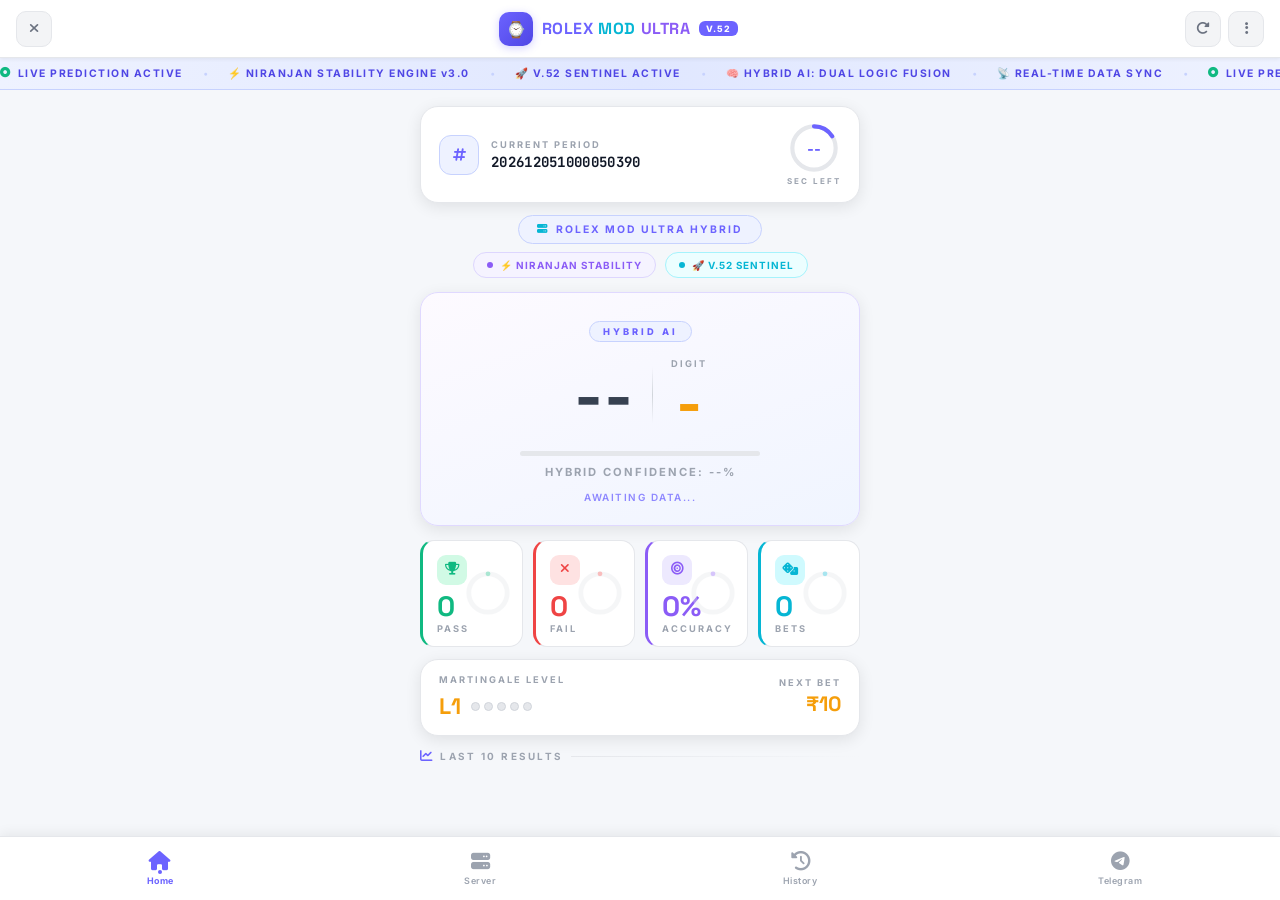
<file: index.html>
<!DOCTYPE html>
<html lang="en">

<head>
  <meta charset="UTF-8" />
  <meta name="viewport" content="width=device-width, initial-scale=1.0, maximum-scale=1.0, user-scalable=no" />
  <meta name="theme-color" content="#0a0a1a" />
  <meta name="apple-mobile-web-app-capable" content="yes" />
  <meta name="apple-mobile-web-app-status-bar-style" content="black-translucent" />
  <title>⌚ ROLEX MOD ULTRA V.52 HYBRID</title>
  <link
    href="https://fonts.googleapis.com/css2?family=Inter:wght@300;400;500;600;700;800;900&family=Space+Grotesk:wght@400;500;600;700&family=JetBrains+Mono:wght@400;600;700&display=swap"
    rel="stylesheet">
  <link rel="stylesheet" href="https://cdnjs.cloudflare.com/ajax/libs/font-awesome/6.5.0/css/all.min.css">
  <link rel="stylesheet" href="style.css" />
</head>

<body>

  <!-- PARTICLE BACKGROUND -->
  <canvas id="particleCanvas"></canvas>

  <!-- SCAN LINE OVERLAY -->
  <div class="scan-overlay"></div>

  <!-- TOP HEADER -->
  <header class="top-header" id="topHeader">
    <button class="header-btn close-btn" id="closeBtn" aria-label="Close">
      <i class="fas fa-times"></i>
    </button>

    <div class="header-brand">
      <div class="brand-logo">
        <div class="logo-ring"></div>
        <span class="logo-icon">⌚</span>
      </div>
      <div class="brand-text">
        <span class="brand-rolex">ROLEX</span>
        <span class="brand-mod">MOD</span>
        <span class="brand-ultra">ULTRA</span>
      </div>
      <div class="version-badge">V.52</div>
    </div>

    <div class="header-actions">
      <button class="header-btn" id="refreshBtn" aria-label="Refresh">
        <i class="fas fa-rotate-right" id="refreshIcon"></i>
      </button>
      <button class="header-btn" id="menuBtn" aria-label="Menu">
        <i class="fas fa-ellipsis-vertical"></i>
      </button>
    </div>
  </header>

  <!-- LIVE STATUS TICKER -->
  <div class="status-ticker" id="statusTicker">
    <div class="ticker-inner" id="tickerInner">
      <span class="ticker-item"><i class="fas fa-circle-dot pulse-green"></i> LIVE PREDICTION ACTIVE</span>
      <span class="ticker-sep">•</span>
      <span class="ticker-item">⚡ NIRANJAN STABILITY ENGINE v3.0</span>
      <span class="ticker-sep">•</span>
      <span class="ticker-item">🚀 V.52 SENTINEL ACTIVE</span>
      <span class="ticker-sep">•</span>
      <span class="ticker-item">🧠 HYBRID AI: DUAL LOGIC FUSION</span>
      <span class="ticker-sep">•</span>
      <span class="ticker-item">📡 REAL-TIME DATA SYNC</span>
      <span class="ticker-sep">•</span>
      <span class="ticker-item"><i class="fas fa-circle-dot pulse-green"></i> LIVE PREDICTION ACTIVE</span>
      <span class="ticker-sep">•</span>
      <span class="ticker-item">⚡ NIRANJAN STABILITY ENGINE v3.0</span>
      <span class="ticker-sep">•</span>
      <span class="ticker-item">🚀 V.52 SENTINEL ACTIVE</span>
      <span class="ticker-sep">•</span>
      <span class="ticker-item">🧠 HYBRID AI: DUAL LOGIC FUSION</span>
    </div>
  </div>

  <!-- ===== HOME TAB ===== -->
  <div class="tab-page active" id="pageHome">
    <div class="page-container">

      <!-- Period & Timer Card -->
      <div class="period-card glass-card animate-in">
        <div class="period-left">
          <div class="period-icon"><i class="fas fa-hashtag"></i></div>
          <div class="period-info">
            <div class="period-label">CURRENT PERIOD</div>
            <div class="period-num" id="periodDisplay">----</div>
          </div>
        </div>
        <div class="timer-section">
          <div class="timer-ring-wrap">
            <svg class="timer-ring-svg" viewBox="0 0 60 60">
              <circle class="timer-ring-bg" cx="30" cy="30" r="26" />
              <circle class="timer-ring-fg" id="timerRingFg" cx="30" cy="30" r="26" stroke-dasharray="163.36 163.36" />
            </svg>
            <div class="timer-number" id="timerBadge">--</div>
          </div>
          <div class="timer-label">SEC LEFT</div>
        </div>
      </div>

      <!-- Server & Logic Badges -->
      <div class="badge-row animate-in">
        <div class="server-pill">
          <i class="fas fa-server"></i>
          <span>ROLEX MOD ULTRA HYBRID</span>
        </div>
      </div>
      <div class="logic-badges animate-in">
        <div class="logic-chip niranjan-chip">
          <div class="chip-dot"></div>
          <span>⚡ NIRANJAN STABILITY</span>
        </div>
        <div class="logic-chip v52-chip">
          <div class="chip-dot"></div>
          <span>🚀 V.52 SENTINEL</span>
        </div>
      </div>

      <!-- Prediction Hero -->
      <div class="prediction-hero glass-card animate-in" id="predHero">
        <div class="pred-glow-ring" id="predGlowRing"></div>
        <div class="pred-badge" id="predBadge">HYBRID AI</div>
        <div class="pred-main-display">
          <div class="pred-size-wrap">
            <span class="pred-size" id="predSizeText">--</span>
          </div>
          <div class="pred-divider"></div>
          <div class="pred-num-wrap">
            <span class="pred-num-label">DIGIT</span>
            <span class="pred-number" id="predNumText">-</span>
          </div>
        </div>
        <div class="pred-confidence">
          <div class="conf-bar-wrap">
            <div class="conf-bar" id="confBar" style="width:0%"></div>
          </div>
          <div class="conf-text" id="confText">HYBRID CONFIDENCE: --%</div>
        </div>
        <div class="pred-logic-label" id="predLogicLabel">AWAITING DATA...</div>
      </div>

      <!-- Stats Grid -->
      <div class="stats-grid animate-in">
        <div class="stat-box wins-box">
          <div class="stat-icon"><i class="fas fa-trophy"></i></div>
          <div class="stat-num" id="cardPass">0</div>
          <div class="stat-name">PASS</div>
          <div class="stat-ring-mini">
            <svg viewBox="0 0 50 50">
              <circle class="smr-bg" cx="25" cy="25" r="20" />
              <circle class="smr-fg smr-green" id="donutPass" cx="25" cy="25" r="20" stroke-dasharray="0 125.66" />
            </svg>
          </div>
        </div>
        <div class="stat-box losses-box">
          <div class="stat-icon"><i class="fas fa-xmark"></i></div>
          <div class="stat-num" id="cardFail">0</div>
          <div class="stat-name">FAIL</div>
          <div class="stat-ring-mini">
            <svg viewBox="0 0 50 50">
              <circle class="smr-bg" cx="25" cy="25" r="20" />
              <circle class="smr-fg smr-red" id="donutFail" cx="25" cy="25" r="20" stroke-dasharray="0 125.66" />
            </svg>
          </div>
        </div>
        <div class="stat-box accuracy-box">
          <div class="stat-icon"><i class="fas fa-bullseye"></i></div>
          <div class="stat-num" id="cardAccuracy">0%</div>
          <div class="stat-name">ACCURACY</div>
          <div class="stat-ring-mini">
            <svg viewBox="0 0 50 50">
              <circle class="smr-bg" cx="25" cy="25" r="20" />
              <circle class="smr-fg smr-purple" id="donutAcc" cx="25" cy="25" r="20" stroke-dasharray="0 125.66" />
            </svg>
          </div>
        </div>
        <div class="stat-box bets-box">
          <div class="stat-icon"><i class="fas fa-dice"></i></div>
          <div class="stat-num" id="cardBets">0</div>
          <div class="stat-name">BETS</div>
          <div class="stat-ring-mini">
            <svg viewBox="0 0 50 50">
              <circle class="smr-bg" cx="25" cy="25" r="20" />
              <circle class="smr-fg smr-cyan" id="donutBets" cx="25" cy="25" r="20" stroke-dasharray="0 125.66" />
            </svg>
          </div>
        </div>
      </div>

      <!-- Martingale Level -->
      <div class="martingale-card glass-card animate-in" id="martingaleCard">
        <div class="mg-left">
          <div class="mg-label">MARTINGALE LEVEL</div>
          <div class="mg-level-row">
            <span class="mg-level" id="mgLevel">L1</span>
            <div class="mg-dots" id="mgDots">
              <span class="mg-dot"></span><span class="mg-dot"></span><span class="mg-dot"></span>
              <span class="mg-dot"></span><span class="mg-dot"></span>
            </div>
          </div>
        </div>
        <div class="mg-right">
          <div class="mg-bet-label">NEXT BET</div>
          <div class="mg-bet" id="mgBet">₹10</div>
        </div>
      </div>

      <!-- Recent Results -->
      <div class="recent-section animate-in">
        <div class="section-header">
          <i class="fas fa-chart-line"></i>
          <span>LAST 10 RESULTS</span>
          <div class="section-line"></div>
        </div>
        <div class="recent-balls" id="recentBalls"></div>
      </div>

    </div>
  </div>

  <!-- ===== SERVER TAB ===== -->
  <div class="tab-page" id="pageServer">
    <div class="page-container">
      <div class="page-hero-title">
        <i class="fas fa-server"></i>
        <span>SERVER ANALYSIS</span>
      </div>

      <!-- Live Pattern Alert -->
      <div class="alert-panel animate-in" id="alertPanel">
        <div class="alert-dot"></div>
        <div class="alert-text" id="alertText">Analyzing patterns...</div>
      </div>

      <div class="server-card glass-card animate-in">
        <div class="server-card-header niranjan-header">
          <i class="fas fa-brain"></i>
          <span>NIRANJAN STABILITY LOGIC</span>
          <div class="header-badge">ENGINE 1</div>
        </div>
        <div id="niranjanLogicItems"></div>
      </div>

      <div class="server-card glass-card animate-in">
        <div class="server-card-header v52-header">
          <i class="fas fa-rocket"></i>
          <span>V.52 SENTINEL LOGIC</span>
          <div class="header-badge">ENGINE 2</div>
        </div>
        <div id="v52LogicItems"></div>
      </div>

      <div class="server-card glass-card animate-in">
        <div class="server-card-header hybrid-header">
          <i class="fas fa-atom"></i>
          <span>HYBRID PATTERNS</span>
          <div class="header-badge">FUSION</div>
        </div>
        <div id="patternCards"></div>
      </div>

      <div class="server-card glass-card animate-in">
        <div class="server-card-header dragon-header">
          <i class="fas fa-dragon"></i>
          <span>DRAGON / REVERSAL</span>
          <div class="header-badge">DETECT</div>
        </div>
        <div id="dragonCards"></div>
      </div>

      <!-- Big/Small Distribution Chart -->
      <div class="server-card glass-card animate-in">
        <div class="server-card-header dist-header">
          <i class="fas fa-chart-bar"></i>
          <span>DISTRIBUTION (L10)</span>
          <div class="header-badge">STATS</div>
        </div>
        <div class="dist-chart" id="distChart"></div>
      </div>
    </div>
  </div>

  <!-- ===== HISTORY TAB ===== -->
  <div class="tab-page" id="pageHistory">
    <div class="page-container">
      <div class="page-hero-title">
        <i class="fas fa-clock-rotate-left"></i>
        <span>PREDICTION HISTORY</span>
      </div>

      <!-- Summary row -->
      <div class="history-summary animate-in" id="historySummary"></div>

      <div id="historyList"></div>

      <button class="clear-btn animate-in" id="clearHistoryBtn">
        <i class="fas fa-trash-alt"></i> CLEAR ALL HISTORY
      </button>
    </div>
  </div>

  <!-- ===== TELEGRAM TAB ===== -->
  <div class="tab-page" id="pageTelegram">
    <div class="page-container">
      <div class="page-hero-title">
        <i class="fab fa-telegram"></i>
        <span>TELEGRAM BOT</span>
      </div>

      <div class="tg-status-card glass-card animate-in" id="tgStatusCard">
        <div class="tg-status-dot inactive" id="tgDot"></div>
        <div class="tg-status-info">
          <div class="tg-status-title" id="tgStatusTitle">Bot Inactive</div>
          <div class="tg-status-sub" id="tgStatusSub">Configure below to start sending predictions</div>
        </div>
      </div>

      <div class="server-card glass-card animate-in">
        <div class="server-card-header tg-header">
          <i class="fas fa-robot"></i>
          <span>BOT CONFIGURATION</span>
          <div class="header-badge">CONFIG</div>
        </div>
        <div class="tg-form">
          <div class="input-group">
            <label class="input-label"><i class="fas fa-key"></i> Bot Token</label>
            <input type="text" class="tg-input" id="botToken" placeholder="123456:ABC-DEF1234ghIkl-zyx57W2v1u123ew11">
          </div>
          <div class="input-group">
            <label class="input-label"><i class="fas fa-at"></i> Channel / Chat ID</label>
            <input type="text" class="tg-input" id="channelId" placeholder="@yourchannel or -100123456789">
          </div>
          <div class="tg-btn-row">
            <button class="tg-btn start-btn" id="startSession">
              <i class="fas fa-rocket"></i> START SESSION
            </button>
            <button class="tg-btn stop-btn" id="stopSession" disabled>
              <i class="fas fa-stop-circle"></i> STOP
            </button>
          </div>
        </div>
      </div>

      <div class="server-card glass-card animate-in">
        <div class="server-card-header tg-header">
          <i class="fas fa-sliders"></i>
          <span>SESSION SETTINGS</span>
          <div class="header-badge">OPTIONS</div>
        </div>
        <div class="tg-settings">
          <div class="setting-row">
            <div class="setting-info">
              <div class="setting-name">Send Stickers on Win</div>
              <div class="setting-desc">Animated celebrations on correct predictions</div>
            </div>
            <label class="toggle-switch">
              <input type="checkbox" id="toggleWinSticker" checked>
              <span class="toggle-slider"></span>
            </label>
          </div>
          <div class="setting-row">
            <div class="setting-info">
              <div class="setting-name">Send Stickers on Loss</div>
              <div class="setting-desc">Consolation stickers on wrong predictions</div>
            </div>
            <label class="toggle-switch">
              <input type="checkbox" id="toggleLossSticker" checked>
              <span class="toggle-slider"></span>
            </label>
          </div>
          <div class="setting-row">
            <div class="setting-info">
              <div class="setting-name">Base Bet Amount (₹)</div>
              <div class="setting-desc">Starting amount for martingale</div>
            </div>
            <input type="number" class="mini-input" id="baseBetInput" value="10" min="1">
          </div>
        </div>
      </div>
    </div>
  </div>

  <!-- BOTTOM NAVIGATION -->
  <nav class="bottom-nav" id="bottomNav">
    <div class="nav-item active" data-page="pageHome" aria-label="Home">
      <div class="nav-icon-wrap">
        <i class="fas fa-home"></i>
        <div class="nav-active-dot"></div>
      </div>
      <div class="nav-label">Home</div>
    </div>
    <div class="nav-item" data-page="pageServer" aria-label="Server">
      <div class="nav-icon-wrap">
        <i class="fas fa-server"></i>
        <div class="nav-active-dot"></div>
      </div>
      <div class="nav-label">Server</div>
    </div>
    <div class="nav-item" data-page="pageHistory" aria-label="History">
      <div class="nav-icon-wrap">
        <i class="fas fa-clock-rotate-left"></i>
        <div class="nav-active-dot"></div>
      </div>
      <div class="nav-label">History</div>
    </div>
    <div class="nav-item" data-page="pageTelegram" aria-label="Telegram">
      <div class="nav-icon-wrap">
        <i class="fab fa-telegram"></i>
        <div class="nav-active-dot"></div>
      </div>
      <div class="nav-label">Telegram</div>
    </div>
  </nav>

  <!-- TOAST NOTIFICATION -->
  <div class="toast" id="toast"></div>

  <script src="script.js"></script>
</body>

</html>
</file>
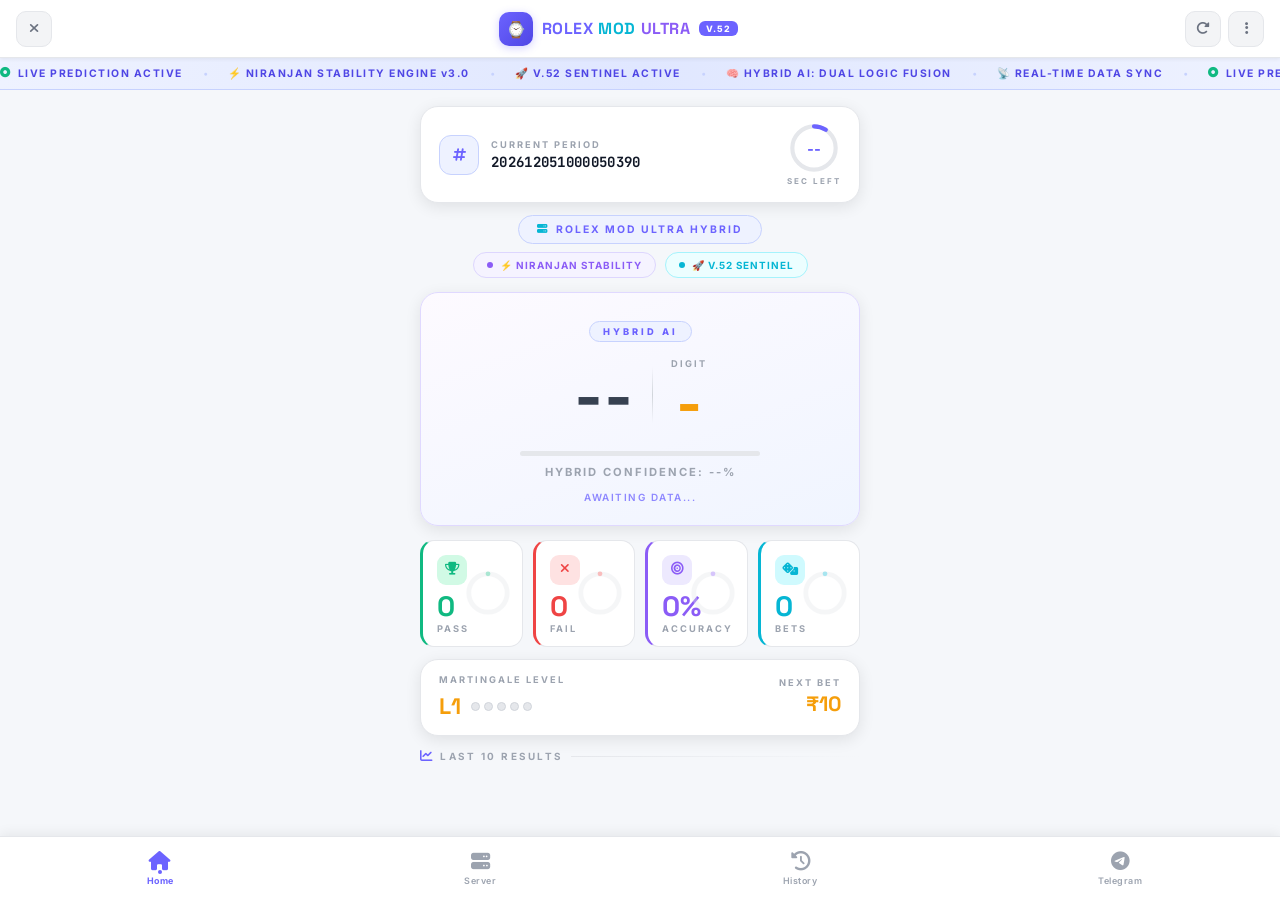
<file: index (14).html>
<!DOCTYPE html>
<html lang="en">

<head>
  <meta charset="UTF-8" />
  <meta name="viewport" content="width=device-width, initial-scale=1.0, maximum-scale=1.0, user-scalable=no" />
  <meta name="theme-color" content="#0a0a1a" />
  <meta name="apple-mobile-web-app-capable" content="yes" />
  <meta name="apple-mobile-web-app-status-bar-style" content="black-translucent" />
  <title>⌚ ROLEX MOD ULTRA V.52 HYBRID</title>
  <link
    href="https://fonts.googleapis.com/css2?family=Inter:wght@300;400;500;600;700;800;900&family=Space+Grotesk:wght@400;500;600;700&family=JetBrains+Mono:wght@400;600;700&display=swap"
    rel="stylesheet">
  <link rel="stylesheet" href="https://cdnjs.cloudflare.com/ajax/libs/font-awesome/6.5.0/css/all.min.css">
  <link rel="stylesheet" href="style.css" />
</head>

<body>

  <!-- PARTICLE BACKGROUND -->
  <canvas id="particleCanvas"></canvas>

  <!-- SCAN LINE OVERLAY -->
  <div class="scan-overlay"></div>

  <!-- TOP HEADER -->
  <header class="top-header" id="topHeader">
    <button class="header-btn close-btn" id="closeBtn" aria-label="Close">
      <i class="fas fa-times"></i>
    </button>

    <div class="header-brand">
      <div class="brand-logo">
        <div class="logo-ring"></div>
        <span class="logo-icon">⌚</span>
      </div>
      <div class="brand-text">
        <span class="brand-rolex">ROLEX</span>
        <span class="brand-mod">MOD</span>
        <span class="brand-ultra">ULTRA</span>
      </div>
      <div class="version-badge">V.52</div>
    </div>

    <div class="header-actions">
      <button class="header-btn" id="refreshBtn" aria-label="Refresh">
        <i class="fas fa-rotate-right" id="refreshIcon"></i>
      </button>
      <button class="header-btn" id="menuBtn" aria-label="Menu">
        <i class="fas fa-ellipsis-vertical"></i>
      </button>
    </div>
  </header>

  <!-- LIVE STATUS TICKER -->
  <div class="status-ticker" id="statusTicker">
    <div class="ticker-inner" id="tickerInner">
      <span class="ticker-item"><i class="fas fa-circle-dot pulse-green"></i> LIVE PREDICTION ACTIVE</span>
      <span class="ticker-sep">•</span>
      <span class="ticker-item">⚡ NIRANJAN STABILITY ENGINE v3.0</span>
      <span class="ticker-sep">•</span>
      <span class="ticker-item">🚀 V.52 SENTINEL ACTIVE</span>
      <span class="ticker-sep">•</span>
      <span class="ticker-item">🧠 HYBRID AI: DUAL LOGIC FUSION</span>
      <span class="ticker-sep">•</span>
      <span class="ticker-item">📡 REAL-TIME DATA SYNC</span>
      <span class="ticker-sep">•</span>
      <span class="ticker-item"><i class="fas fa-circle-dot pulse-green"></i> LIVE PREDICTION ACTIVE</span>
      <span class="ticker-sep">•</span>
      <span class="ticker-item">⚡ NIRANJAN STABILITY ENGINE v3.0</span>
      <span class="ticker-sep">•</span>
      <span class="ticker-item">🚀 V.52 SENTINEL ACTIVE</span>
      <span class="ticker-sep">•</span>
      <span class="ticker-item">🧠 HYBRID AI: DUAL LOGIC FUSION</span>
    </div>
  </div>

  <!-- ===== HOME TAB ===== -->
  <div class="tab-page active" id="pageHome">
    <div class="page-container">

      <!-- Period & Timer Card -->
      <div class="period-card glass-card animate-in">
        <div class="period-left">
          <div class="period-icon"><i class="fas fa-hashtag"></i></div>
          <div class="period-info">
            <div class="period-label">CURRENT PERIOD</div>
            <div class="period-num" id="periodDisplay">----</div>
          </div>
        </div>
        <div class="timer-section">
          <div class="timer-ring-wrap">
            <svg class="timer-ring-svg" viewBox="0 0 60 60">
              <circle class="timer-ring-bg" cx="30" cy="30" r="26" />
              <circle class="timer-ring-fg" id="timerRingFg" cx="30" cy="30" r="26" stroke-dasharray="163.36 163.36" />
            </svg>
            <div class="timer-number" id="timerBadge">--</div>
          </div>
          <div class="timer-label">SEC LEFT</div>
        </div>
      </div>

      <!-- Server & Logic Badges -->
      <div class="badge-row animate-in">
        <div class="server-pill">
          <i class="fas fa-server"></i>
          <span>ROLEX MOD ULTRA HYBRID</span>
        </div>
      </div>
      <div class="logic-badges animate-in">
        <div class="logic-chip niranjan-chip">
          <div class="chip-dot"></div>
          <span>⚡ NIRANJAN STABILITY</span>
        </div>
        <div class="logic-chip v52-chip">
          <div class="chip-dot"></div>
          <span>🚀 V.52 SENTINEL</span>
        </div>
      </div>

      <!-- Prediction Hero -->
      <div class="prediction-hero glass-card animate-in" id="predHero">
        <div class="pred-glow-ring" id="predGlowRing"></div>
        <div class="pred-badge" id="predBadge">HYBRID AI</div>
        <div class="pred-main-display">
          <div class="pred-size-wrap">
            <span class="pred-size" id="predSizeText">--</span>
          </div>
          <div class="pred-divider"></div>
          <div class="pred-num-wrap">
            <span class="pred-num-label">DIGIT</span>
            <span class="pred-number" id="predNumText">-</span>
          </div>
        </div>
        <div class="pred-confidence">
          <div class="conf-bar-wrap">
            <div class="conf-bar" id="confBar" style="width:0%"></div>
          </div>
          <div class="conf-text" id="confText">HYBRID CONFIDENCE: --%</div>
        </div>
        <div class="pred-logic-label" id="predLogicLabel">AWAITING DATA...</div>
      </div>

      <!-- Stats Grid -->
      <div class="stats-grid animate-in">
        <div class="stat-box wins-box">
          <div class="stat-icon"><i class="fas fa-trophy"></i></div>
          <div class="stat-num" id="cardPass">0</div>
          <div class="stat-name">PASS</div>
          <div class="stat-ring-mini">
            <svg viewBox="0 0 50 50">
              <circle class="smr-bg" cx="25" cy="25" r="20" />
              <circle class="smr-fg smr-green" id="donutPass" cx="25" cy="25" r="20" stroke-dasharray="0 125.66" />
            </svg>
          </div>
        </div>
        <div class="stat-box losses-box">
          <div class="stat-icon"><i class="fas fa-xmark"></i></div>
          <div class="stat-num" id="cardFail">0</div>
          <div class="stat-name">FAIL</div>
          <div class="stat-ring-mini">
            <svg viewBox="0 0 50 50">
              <circle class="smr-bg" cx="25" cy="25" r="20" />
              <circle class="smr-fg smr-red" id="donutFail" cx="25" cy="25" r="20" stroke-dasharray="0 125.66" />
            </svg>
          </div>
        </div>
        <div class="stat-box accuracy-box">
          <div class="stat-icon"><i class="fas fa-bullseye"></i></div>
          <div class="stat-num" id="cardAccuracy">0%</div>
          <div class="stat-name">ACCURACY</div>
          <div class="stat-ring-mini">
            <svg viewBox="0 0 50 50">
              <circle class="smr-bg" cx="25" cy="25" r="20" />
              <circle class="smr-fg smr-purple" id="donutAcc" cx="25" cy="25" r="20" stroke-dasharray="0 125.66" />
            </svg>
          </div>
        </div>
        <div class="stat-box bets-box">
          <div class="stat-icon"><i class="fas fa-dice"></i></div>
          <div class="stat-num" id="cardBets">0</div>
          <div class="stat-name">BETS</div>
          <div class="stat-ring-mini">
            <svg viewBox="0 0 50 50">
              <circle class="smr-bg" cx="25" cy="25" r="20" />
              <circle class="smr-fg smr-cyan" id="donutBets" cx="25" cy="25" r="20" stroke-dasharray="0 125.66" />
            </svg>
          </div>
        </div>
      </div>

      <!-- Martingale Level -->
      <div class="martingale-card glass-card animate-in" id="martingaleCard">
        <div class="mg-left">
          <div class="mg-label">MARTINGALE LEVEL</div>
          <div class="mg-level-row">
            <span class="mg-level" id="mgLevel">L1</span>
            <div class="mg-dots" id="mgDots">
              <span class="mg-dot"></span><span class="mg-dot"></span><span class="mg-dot"></span>
              <span class="mg-dot"></span><span class="mg-dot"></span>
            </div>
          </div>
        </div>
        <div class="mg-right">
          <div class="mg-bet-label">NEXT BET</div>
          <div class="mg-bet" id="mgBet">₹10</div>
        </div>
      </div>

      <!-- Recent Results -->
      <div class="recent-section animate-in">
        <div class="section-header">
          <i class="fas fa-chart-line"></i>
          <span>LAST 10 RESULTS</span>
          <div class="section-line"></div>
        </div>
        <div class="recent-balls" id="recentBalls"></div>
      </div>

    </div>
  </div>

  <!-- ===== SERVER TAB ===== -->
  <div class="tab-page" id="pageServer">
    <div class="page-container">
      <div class="page-hero-title">
        <i class="fas fa-server"></i>
        <span>SERVER ANALYSIS</span>
      </div>

      <!-- Live Pattern Alert -->
      <div class="alert-panel animate-in" id="alertPanel">
        <div class="alert-dot"></div>
        <div class="alert-text" id="alertText">Analyzing patterns...</div>
      </div>

      <div class="server-card glass-card animate-in">
        <div class="server-card-header niranjan-header">
          <i class="fas fa-brain"></i>
          <span>NIRANJAN STABILITY LOGIC</span>
          <div class="header-badge">ENGINE 1</div>
        </div>
        <div id="niranjanLogicItems"></div>
      </div>

      <div class="server-card glass-card animate-in">
        <div class="server-card-header v52-header">
          <i class="fas fa-rocket"></i>
          <span>V.52 SENTINEL LOGIC</span>
          <div class="header-badge">ENGINE 2</div>
        </div>
        <div id="v52LogicItems"></div>
      </div>

      <div class="server-card glass-card animate-in">
        <div class="server-card-header hybrid-header">
          <i class="fas fa-atom"></i>
          <span>HYBRID PATTERNS</span>
          <div class="header-badge">FUSION</div>
        </div>
        <div id="patternCards"></div>
      </div>

      <div class="server-card glass-card animate-in">
        <div class="server-card-header dragon-header">
          <i class="fas fa-dragon"></i>
          <span>DRAGON / REVERSAL</span>
          <div class="header-badge">DETECT</div>
        </div>
        <div id="dragonCards"></div>
      </div>

      <!-- Big/Small Distribution Chart -->
      <div class="server-card glass-card animate-in">
        <div class="server-card-header dist-header">
          <i class="fas fa-chart-bar"></i>
          <span>DISTRIBUTION (L10)</span>
          <div class="header-badge">STATS</div>
        </div>
        <div class="dist-chart" id="distChart"></div>
      </div>
    </div>
  </div>

  <!-- ===== HISTORY TAB ===== -->
  <div class="tab-page" id="pageHistory">
    <div class="page-container">
      <div class="page-hero-title">
        <i class="fas fa-clock-rotate-left"></i>
        <span>PREDICTION HISTORY</span>
      </div>

      <!-- Summary row -->
      <div class="history-summary animate-in" id="historySummary"></div>

      <div id="historyList"></div>

      <button class="clear-btn animate-in" id="clearHistoryBtn">
        <i class="fas fa-trash-alt"></i> CLEAR ALL HISTORY
      </button>
    </div>
  </div>

  <!-- ===== TELEGRAM TAB ===== -->
  <div class="tab-page" id="pageTelegram">
    <div class="page-container">
      <div class="page-hero-title">
        <i class="fab fa-telegram"></i>
        <span>TELEGRAM BOT</span>
      </div>

      <div class="tg-status-card glass-card animate-in" id="tgStatusCard">
        <div class="tg-status-dot inactive" id="tgDot"></div>
        <div class="tg-status-info">
          <div class="tg-status-title" id="tgStatusTitle">Bot Inactive</div>
          <div class="tg-status-sub" id="tgStatusSub">Configure below to start sending predictions</div>
        </div>
      </div>

      <div class="server-card glass-card animate-in">
        <div class="server-card-header tg-header">
          <i class="fas fa-robot"></i>
          <span>BOT CONFIGURATION</span>
          <div class="header-badge">CONFIG</div>
        </div>
        <div class="tg-form">
          <div class="input-group">
            <label class="input-label"><i class="fas fa-key"></i> Bot Token</label>
            <input type="text" class="tg-input" id="botToken" placeholder="123456:ABC-DEF1234ghIkl-zyx57W2v1u123ew11">
          </div>
          <div class="input-group">
            <label class="input-label"><i class="fas fa-at"></i> Channel / Chat ID</label>
            <input type="text" class="tg-input" id="channelId" placeholder="@yourchannel or -100123456789">
          </div>
          <div class="tg-btn-row">
            <button class="tg-btn start-btn" id="startSession">
              <i class="fas fa-rocket"></i> START SESSION
            </button>
            <button class="tg-btn stop-btn" id="stopSession" disabled>
              <i class="fas fa-stop-circle"></i> STOP
            </button>
          </div>
        </div>
      </div>

      <div class="server-card glass-card animate-in">
        <div class="server-card-header tg-header">
          <i class="fas fa-sliders"></i>
          <span>SESSION SETTINGS</span>
          <div class="header-badge">OPTIONS</div>
        </div>
        <div class="tg-settings">
          <div class="setting-row">
            <div class="setting-info">
              <div class="setting-name">Send Stickers on Win</div>
              <div class="setting-desc">Animated celebrations on correct predictions</div>
            </div>
            <label class="toggle-switch">
              <input type="checkbox" id="toggleWinSticker" checked>
              <span class="toggle-slider"></span>
            </label>
          </div>
          <div class="setting-row">
            <div class="setting-info">
              <div class="setting-name">Send Stickers on Loss</div>
              <div class="setting-desc">Consolation stickers on wrong predictions</div>
            </div>
            <label class="toggle-switch">
              <input type="checkbox" id="toggleLossSticker" checked>
              <span class="toggle-slider"></span>
            </label>
          </div>
          <div class="setting-row">
            <div class="setting-info">
              <div class="setting-name">Base Bet Amount (₹)</div>
              <div class="setting-desc">Starting amount for martingale</div>
            </div>
            <input type="number" class="mini-input" id="baseBetInput" value="10" min="1">
          </div>
        </div>
      </div>
    </div>
  </div>

  <!-- BOTTOM NAVIGATION -->
  <nav class="bottom-nav" id="bottomNav">
    <div class="nav-item active" data-page="pageHome" aria-label="Home">
      <div class="nav-icon-wrap">
        <i class="fas fa-home"></i>
        <div class="nav-active-dot"></div>
      </div>
      <div class="nav-label">Home</div>
    </div>
    <div class="nav-item" data-page="pageServer" aria-label="Server">
      <div class="nav-icon-wrap">
        <i class="fas fa-server"></i>
        <div class="nav-active-dot"></div>
      </div>
      <div class="nav-label">Server</div>
    </div>
    <div class="nav-item" data-page="pageHistory" aria-label="History">
      <div class="nav-icon-wrap">
        <i class="fas fa-clock-rotate-left"></i>
        <div class="nav-active-dot"></div>
      </div>
      <div class="nav-label">History</div>
    </div>
    <div class="nav-item" data-page="pageTelegram" aria-label="Telegram">
      <div class="nav-icon-wrap">
        <i class="fab fa-telegram"></i>
        <div class="nav-active-dot"></div>
      </div>
      <div class="nav-label">Telegram</div>
    </div>
  </nav>

  <!-- TOAST NOTIFICATION -->
  <div class="toast" id="toast"></div>

  <script src="script.js"></script>
</body>

</html>
</file>
<file: style.css>
/* ============================================================
   ROLEX MOD ULTRA V.52 — CLEAN WHITE PROFESSIONAL THEME
   Responsive | All Devices | No Glitches
   ============================================================ */

/* ===== CSS VARIABLES ===== */
:root {
  --bg: #f5f7fa;
  --bg-card: #ffffff;
  --bg-input: #f9fafb;
  --border: #e5e7eb;
  --border-focus: #6c63ff;
  --shadow-sm: 0 1px 4px rgba(0, 0, 0, 0.07);
  --shadow-md: 0 4px 16px rgba(0, 0, 0, 0.09);
  --shadow-lg: 0 8px 28px rgba(0, 0, 0, 0.12);

  --col-brand: #6c63ff;
  --col-brand2: #4f46e5;
  --col-cyan: #06b6d4;
  --col-green: #10b981;
  --col-green2: #059669;
  --col-red: #ef4444;
  --col-red2: #dc2626;
  --col-amber: #f59e0b;
  --col-purple: #8b5cf6;

  --text-h: #111827;
  --text-body: #374151;
  --text-muted: #9ca3af;

  --nav-h: 64px;
  --header-h: 58px;
  --ticker-h: 32px;

  --r-sm: 10px;
  --r-md: 14px;
  --r-lg: 18px;
  --r-xl: 24px;

  --font: 'Inter', sans-serif;
  --font-brand: 'Space Grotesk', sans-serif;
  --font-mono: 'JetBrains Mono', monospace;

  --ease: 0.22s cubic-bezier(0.4, 0, 0.2, 1);
}

/* ===== RESET ===== */
*,
*::before,
*::after {
  margin: 0;
  padding: 0;
  box-sizing: border-box;
  -webkit-tap-highlight-color: transparent;
}

html {
  font-size: 16px;
  scroll-behavior: smooth;
}

body {
  font-family: var(--font);
  background: var(--bg);
  color: var(--text-body);
  min-height: 100dvh;
  overflow-x: hidden;
  padding-bottom: calc(var(--nav-h) + 20px);
  -webkit-font-smoothing: antialiased;
}

::-webkit-scrollbar {
  width: 4px;
}

::-webkit-scrollbar-track {
  background: transparent;
}

::-webkit-scrollbar-thumb {
  background: #d1d5db;
  border-radius: 4px;
}

::-webkit-scrollbar-thumb:hover {
  background: #9ca3af;
}

/* Hide dark-mode decorative elements */
#particleCanvas,
.scan-overlay {
  display: none;
}

/* ===== HEADER ===== */
.top-header {
  position: sticky;
  top: 0;
  left: 0;
  right: 0;
  z-index: 900;
  height: var(--header-h);
  background: #fff;
  border-bottom: 1px solid var(--border);
  box-shadow: var(--shadow-sm);
  display: flex;
  align-items: center;
  justify-content: space-between;
  padding: 0 16px;
  width: 100%;
  /* Never use transform on sticky — causes glitch */
  transform: none !important;
}

.header-btn {
  width: 36px;
  height: 36px;
  border-radius: 10px;
  background: #f3f4f6;
  border: 1px solid var(--border);
  color: #6b7280;
  font-size: 0.85rem;
  cursor: pointer;
  display: flex;
  align-items: center;
  justify-content: center;
  transition: var(--ease);
}

.header-btn:hover {
  background: #ede9fe;
  border-color: #c4b5fd;
  color: var(--col-brand);
}

.header-btn:active {
  transform: scale(0.94);
}

.header-brand {
  display: flex;
  align-items: center;
  gap: 9px;
}

.brand-logo {
  width: 34px;
  height: 34px;
  border-radius: 10px;
  background: linear-gradient(135deg, var(--col-brand), var(--col-brand2));
  display: flex;
  align-items: center;
  justify-content: center;
  font-size: 1.1rem;
  box-shadow: 0 2px 8px rgba(108, 99, 255, 0.3);
}

.logo-ring,
.logo-icon {
  position: static;
  font-size: 1rem;
}

.logo-ring {
  display: none;
}

.brand-text {
  font-family: var(--font-brand);
  font-weight: 700;
  font-size: 1rem;
  display: flex;
  align-items: center;
  gap: 5px;
  letter-spacing: 0.5px;
}

.brand-rolex {
  color: var(--col-brand);
  font-weight: 900;
}

.brand-mod {
  color: var(--col-cyan);
}

.brand-ultra {
  color: var(--col-purple);
  font-weight: 800;
}

.version-badge {
  background: var(--col-brand);
  color: #fff;
  font-size: 0.55rem;
  font-weight: 800;
  padding: 2px 7px;
  border-radius: 6px;
  letter-spacing: 1px;
}

.header-actions {
  display: flex;
  gap: 7px;
}

.spinning {
  animation: spin 0.8s linear infinite;
}

@keyframes spin {
  to {
    transform: rotate(360deg);
  }
}

/* ===== TICKER ===== */
.status-ticker {
  position: sticky;
  top: var(--header-h);
  z-index: 890;
  height: var(--ticker-h);
  background: linear-gradient(90deg, #eef2ff, #e0e7ff, #eef2ff);
  border-bottom: 1px solid #c7d2fe;
  overflow: hidden;
  display: flex;
  align-items: center;
}

.ticker-inner {
  display: flex;
  align-items: center;
  gap: 20px;
  white-space: nowrap;
  animation: ticker 22s linear infinite;
}

@keyframes ticker {
  from {
    transform: translateX(0);
  }

  to {
    transform: translateX(-50%);
  }
}

.ticker-item {
  font-size: 0.65rem;
  font-weight: 700;
  letter-spacing: 1.5px;
  color: var(--col-brand2);
  display: flex;
  align-items: center;
  gap: 6px;
}

.ticker-sep {
  color: #c7d2fe;
  font-size: 0.6rem;
}

.pulse-green {
  color: var(--col-green);
  animation: pulseOp 1.5s ease-in-out infinite;
}

@keyframes pulseOp {

  0%,
  100% {
    opacity: 1
  }

  50% {
    opacity: 0.3
  }
}

/* ===== PAGE CONTAINER ===== */
.page-container {
  padding: 16px 14px;
  max-width: 600px;
  margin: 0 auto;
}

/* ===== PAGE TITLE ===== */
.page-hero-title {
  display: flex;
  align-items: center;
  justify-content: center;
  gap: 9px;
  margin-bottom: 18px;
  font-size: 0.72rem;
  font-weight: 700;
  letter-spacing: 3px;
  color: var(--text-muted);
}

.page-hero-title i {
  color: var(--col-brand);
  font-size: 0.85rem;
}

/* ===== CARDS ===== */
.glass-card {
  background: var(--bg-card);
  border: 1px solid var(--border);
  border-radius: var(--r-lg);
  box-shadow: var(--shadow-md);
  position: relative;
  overflow: hidden;
  transition: box-shadow var(--ease);
}

.glass-card:hover {
  box-shadow: var(--shadow-lg);
}

/* ===== PERIOD CARD ===== */
.period-card {
  display: flex;
  align-items: center;
  justify-content: space-between;
  padding: 16px 18px;
  margin-bottom: 12px;
}

.period-left {
  display: flex;
  align-items: center;
  gap: 12px;
}

.period-icon {
  width: 40px;
  height: 40px;
  border-radius: 12px;
  background: #eef2ff;
  border: 1px solid #c7d2fe;
  display: flex;
  align-items: center;
  justify-content: center;
  color: var(--col-brand);
  font-size: 0.95rem;
}

.period-label {
  font-size: 0.58rem;
  font-weight: 700;
  letter-spacing: 2px;
  color: var(--text-muted);
  margin-bottom: 3px;
}

.period-num {
  font-family: var(--font-mono);
  font-weight: 700;
  font-size: 0.88rem;
  color: var(--text-h);
  letter-spacing: 0.3px;
}

.timer-section {
  display: flex;
  flex-direction: column;
  align-items: center;
  gap: 3px;
}

.timer-ring-wrap {
  position: relative;
  width: 50px;
  height: 50px;
}

.timer-ring-svg {
  width: 50px;
  height: 50px;
  transform: rotate(-90deg);
}

.timer-ring-bg {
  fill: none;
  stroke: #e5e7eb;
  stroke-width: 5;
}

.timer-ring-fg {
  fill: none;
  stroke: var(--col-brand);
  stroke-width: 5;
  stroke-linecap: round;
  transition: stroke-dasharray 0.5s ease, stroke 0.3s;
}

.timer-ring-fg.urgent {
  stroke: var(--col-red);
}

.timer-number {
  position: absolute;
  inset: 0;
  display: flex;
  align-items: center;
  justify-content: center;
  font-family: var(--font-brand);
  font-weight: 800;
  font-size: 1rem;
  color: var(--col-brand);
  transition: color 0.3s;
}

.timer-number.urgent {
  color: var(--col-red);
}

.timer-label {
  font-size: 0.5rem;
  font-weight: 700;
  letter-spacing: 2px;
  color: var(--text-muted);
}

/* ===== BADGE ROW ===== */
.badge-row {
  display: flex;
  justify-content: center;
  margin-bottom: 8px;
}

.server-pill {
  background: #eef2ff;
  border: 1px solid #c7d2fe;
  border-radius: 30px;
  padding: 7px 18px;
  font-size: 0.65rem;
  font-weight: 700;
  letter-spacing: 2px;
  color: var(--col-brand);
  display: flex;
  align-items: center;
  gap: 7px;
}

.server-pill i {
  color: var(--col-cyan);
}

/* ===== LOGIC CHIPS ===== */
.logic-badges {
  display: flex;
  justify-content: center;
  gap: 9px;
  margin-bottom: 14px;
  flex-wrap: wrap;
}

.logic-chip {
  display: flex;
  align-items: center;
  gap: 7px;
  padding: 6px 13px;
  border-radius: 20px;
  font-size: 0.62rem;
  font-weight: 700;
  letter-spacing: 1px;
  border: 1px solid;
}

.chip-dot {
  width: 6px;
  height: 6px;
  border-radius: 50%;
  animation: chipPulse 2s ease-in-out infinite;
}

@keyframes chipPulse {

  0%,
  100% {
    transform: scale(1)
  }

  50% {
    transform: scale(1.5)
  }
}

.niranjan-chip {
  background: #f5f3ff;
  border-color: #ddd6fe;
  color: var(--col-purple);
}

.niranjan-chip .chip-dot {
  background: var(--col-purple);
}

.v52-chip {
  background: #ecfeff;
  border-color: #a5f3fc;
  color: var(--col-cyan);
}

.v52-chip .chip-dot {
  background: var(--col-cyan);
}

/* ===== PREDICTION HERO ===== */
.prediction-hero {
  padding: 26px 18px 22px;
  text-align: center;
  margin-bottom: 14px;
  background: linear-gradient(160deg, #fdfaff 0%, #f0f5ff 100%);
  border-color: #e0d9ff;
}

/* Remove dark decorative rings */
.pred-glow-ring {
  display: none;
}

.pred-badge {
  display: inline-block;
  background: #eef2ff;
  border: 1px solid #c7d2fe;
  color: var(--col-brand);
  font-size: 0.58rem;
  font-weight: 800;
  letter-spacing: 3px;
  padding: 4px 13px;
  border-radius: 20px;
  margin-bottom: 16px;
}

.pred-main-display {
  display: flex;
  align-items: center;
  justify-content: center;
  gap: 18px;
  margin-bottom: 18px;
}

.pred-size-wrap,
.pred-num-wrap {
  text-align: center;
}

.pred-size {
  font-family: var(--font-brand);
  font-weight: 900;
  font-size: clamp(2.6rem, 10vw, 4.2rem);
  line-height: 1;
  letter-spacing: 1px;
  display: block;
  transition: all 0.35s cubic-bezier(0.34, 1.56, 0.64, 1);
}

.pred-size.big-text {
  color: var(--col-brand);
}

.pred-size.small-text {
  color: var(--col-cyan);
}

.pred-divider {
  width: 1px;
  height: 56px;
  background: linear-gradient(to bottom, transparent, #d1d5db, transparent);
}

.pred-num-label {
  display: block;
  font-size: 0.58rem;
  font-weight: 700;
  letter-spacing: 2px;
  color: var(--text-muted);
  margin-bottom: 3px;
}

.pred-number {
  font-family: var(--font-brand);
  font-weight: 900;
  font-size: clamp(2.3rem, 9vw, 3.8rem);
  color: var(--col-amber);
  line-height: 1;
  transition: all 0.35s cubic-bezier(0.34, 1.56, 0.64, 1);
}

.pred-confidence {
  margin-bottom: 12px;
}

.conf-bar-wrap {
  width: 100%;
  max-width: 240px;
  height: 5px;
  background: #e5e7eb;
  border-radius: 5px;
  margin: 0 auto 9px;
  overflow: hidden;
}

.conf-bar {
  height: 100%;
  border-radius: 5px;
  background: linear-gradient(90deg, var(--col-brand), var(--col-cyan));
  transition: width 0.7s ease;
}

.conf-text {
  font-size: 0.7rem;
  font-weight: 700;
  letter-spacing: 2px;
  color: var(--text-muted);
}

.pred-logic-label {
  font-size: 0.62rem;
  font-weight: 600;
  letter-spacing: 1.5px;
  color: var(--col-brand);
  opacity: 0.75;
}

@keyframes predPop {
  0% {
    transform: scale(0.88);
    opacity: 0
  }

  65% {
    transform: scale(1.03)
  }

  100% {
    transform: scale(1);
    opacity: 1
  }
}

.pred-pop {
  animation: predPop 0.38s cubic-bezier(0.34, 1.56, 0.64, 1);
}

/* ===== STATS GRID ===== */
.stats-grid {
  display: grid;
  grid-template-columns: 1fr 1fr;
  gap: 10px;
  margin-bottom: 12px;
}

.stat-box {
  background: var(--bg-card);
  border: 1px solid var(--border);
  border-radius: var(--r-md);
  padding: 14px 14px 12px;
  position: relative;
  overflow: hidden;
  transition: box-shadow var(--ease);
}

.stat-box:hover {
  box-shadow: var(--shadow-md);
}

.stat-icon {
  width: 30px;
  height: 30px;
  border-radius: 9px;
  display: flex;
  align-items: center;
  justify-content: center;
  font-size: 0.8rem;
  margin-bottom: 7px;
}

.stat-num {
  font-family: var(--font-brand);
  font-weight: 800;
  font-size: 1.75rem;
  line-height: 1;
  margin-bottom: 3px;
  transition: all 0.4s ease;
}

.stat-name {
  font-size: 0.58rem;
  font-weight: 700;
  letter-spacing: 2px;
  color: var(--text-muted);
}

.stat-ring-mini {
  position: absolute;
  width: 48px;
  height: 48px;
  right: 10px;
  top: 50%;
  transform: translateY(-50%);
  opacity: 0.35;
}

.stat-ring-mini svg {
  width: 48px;
  height: 48px;
  transform: rotate(-90deg);
}

.smr-bg {
  fill: none;
  stroke: #e5e7eb;
  stroke-width: 5;
}

.smr-fg {
  fill: none;
  stroke-width: 5;
  stroke-linecap: round;
  transition: stroke-dasharray 0.7s ease;
}

.smr-green {
  stroke: var(--col-green);
}

.smr-red {
  stroke: var(--col-red);
}

.smr-purple {
  stroke: var(--col-purple);
}

.smr-cyan {
  stroke: var(--col-cyan);
}

.wins-box {
  border-left: 3px solid var(--col-green);
}

.wins-box .stat-icon {
  background: #d1fae5;
  color: var(--col-green);
}

.wins-box .stat-num {
  color: var(--col-green);
}

.losses-box {
  border-left: 3px solid var(--col-red);
}

.losses-box .stat-icon {
  background: #fee2e2;
  color: var(--col-red);
}

.losses-box .stat-num {
  color: var(--col-red);
}

.accuracy-box {
  border-left: 3px solid var(--col-purple);
}

.accuracy-box .stat-icon {
  background: #ede9fe;
  color: var(--col-purple);
}

.accuracy-box .stat-num {
  color: var(--col-purple);
}

.bets-box {
  border-left: 3px solid var(--col-cyan);
}

.bets-box .stat-icon {
  background: #cffafe;
  color: var(--col-cyan);
}

.bets-box .stat-num {
  color: var(--col-cyan);
}

/* ===== MARTINGALE CARD ===== */
.martingale-card {
  display: flex;
  align-items: center;
  justify-content: space-between;
  padding: 14px 18px;
  margin-bottom: 14px;
}

.mg-label {
  font-size: 0.58rem;
  font-weight: 700;
  letter-spacing: 2px;
  color: var(--text-muted);
  margin-bottom: 7px;
}

.mg-level-row {
  display: flex;
  align-items: center;
  gap: 10px;
}

.mg-level {
  font-family: var(--font-brand);
  font-weight: 800;
  font-size: 1.4rem;
  color: var(--col-amber);
}

.mg-dots {
  display: flex;
  gap: 4px;
}

.mg-dot {
  width: 9px;
  height: 9px;
  border-radius: 50%;
  background: #e5e7eb;
  border: 1px solid #d1d5db;
  transition: var(--ease);
}

.mg-dot.active {
  background: var(--col-amber);
  border-color: var(--col-amber);
  box-shadow: 0 0 6px rgba(245, 158, 11, 0.45);
}

.mg-right {
  text-align: right;
}

.mg-bet-label {
  font-size: 0.58rem;
  font-weight: 700;
  letter-spacing: 2px;
  color: var(--text-muted);
  margin-bottom: 3px;
}

.mg-bet {
  font-family: var(--font-brand);
  font-weight: 800;
  font-size: 1.3rem;
  color: var(--col-amber);
}

/* ===== RECENT RESULTS ===== */
.recent-section {
  margin-bottom: 8px;
}

.section-header {
  display: flex;
  align-items: center;
  gap: 8px;
  margin-bottom: 12px;
}

.section-header i {
  font-size: 0.78rem;
  color: var(--col-brand);
}

.section-header span {
  font-size: 0.62rem;
  font-weight: 700;
  letter-spacing: 2.5px;
  color: var(--text-muted);
}

.section-line {
  flex: 1;
  height: 1px;
  background: linear-gradient(90deg, var(--border), transparent);
}

.recent-balls {
  display: flex;
  gap: 7px;
  flex-wrap: wrap;
}

.result-ball {
  flex: 1;
  min-width: 44px;
  max-width: 54px;
  height: 52px;
  border-radius: 12px;
  display: flex;
  flex-direction: column;
  align-items: center;
  justify-content: center;
  font-family: var(--font-brand);
  font-weight: 900;
  font-size: 1.15rem;
  color: #fff;
  box-shadow: 0 3px 12px rgba(0, 0, 0, 0.15);
  border: 1px solid rgba(255, 255, 255, 0.2);
  transition: var(--ease);
  position: relative;
  overflow: hidden;
}

.result-ball:hover {
  transform: translateY(-2px) scale(1.04);
}

.rb-label {
  font-size: 0.44rem;
  font-weight: 700;
  letter-spacing: 1px;
  opacity: 0.85;
}

/* ===== SERVER TAB ===== */
.alert-panel {
  display: flex;
  align-items: center;
  gap: 10px;
  padding: 11px 15px;
  margin-bottom: 12px;
  background: #f5f3ff;
  border: 1px solid #ddd6fe;
  border-radius: var(--r-sm);
}

.alert-dot {
  width: 9px;
  height: 9px;
  border-radius: 50%;
  background: var(--col-brand);
  flex-shrink: 0;
  animation: chipPulse 2s ease-in-out infinite;
  box-shadow: 0 0 6px rgba(108, 99, 255, 0.5);
}

.alert-text {
  font-size: 0.75rem;
  font-weight: 600;
  color: var(--text-body);
}

.server-card {
  margin-bottom: 12px;
  padding: 0;
  overflow: hidden;
}

.server-card-header {
  display: flex;
  align-items: center;
  gap: 9px;
  padding: 13px 16px;
  border-bottom: 1px solid var(--border);
  font-size: 0.7rem;
  font-weight: 700;
  letter-spacing: 2px;
  color: var(--text-muted);
}

.server-card-header i {
  font-size: 0.82rem;
}

.server-card-header span {
  flex: 1;
}

.header-badge {
  font-size: 0.53rem;
  font-weight: 800;
  letter-spacing: 1.5px;
  padding: 2px 7px;
  border-radius: 6px;
  border: 1px solid;
}

.niranjan-header {}

.niranjan-header i,
.niranjan-header .header-badge {
  color: var(--col-purple);
  border-color: #ddd6fe;
  background: #f5f3ff;
}

.v52-header i,
.v52-header .header-badge {
  color: var(--col-cyan);
  border-color: #a5f3fc;
  background: #ecfeff;
}

.hybrid-header i,
.hybrid-header .header-badge {
  color: var(--col-green);
  border-color: #a7f3d0;
  background: #ecfdf5;
}

.dragon-header i,
.dragon-header .header-badge {
  color: var(--col-red);
  border-color: #fca5a5;
  background: #fef2f2;
}

.dist-header i,
.dist-header .header-badge {
  color: var(--col-amber);
  border-color: #fcd34d;
  background: #fffbeb;
}

.tg-header i,
.tg-header .header-badge {
  color: #3b82f6;
  border-color: #93c5fd;
  background: #eff6ff;
}

.logic-item {
  display: flex;
  align-items: center;
  justify-content: space-between;
  padding: 12px 16px;
  border-bottom: 1px solid #f3f4f6;
  transition: background var(--ease);
}

.logic-item:last-child {
  border-bottom: none;
}

.logic-item:hover {
  background: #fafafa;
}

.logic-name {
  font-weight: 600;
  font-size: 0.78rem;
  color: var(--text-body);
  display: flex;
  align-items: center;
  gap: 8px;
}

.logic-name i {
  font-size: 0.72rem;
  width: 15px;
  text-align: center;
}

.logic-value {
  font-family: var(--font-mono);
  font-weight: 600;
  font-size: 0.8rem;
}

/* ===== PATTERN CARDS ===== */
.pattern-card {
  margin: 0 16px 10px;
  padding: 11px 13px;
  border-radius: var(--r-sm);
  border-left: 4px solid;
  background: #fafafa;
  font-size: 0.76rem;
  font-weight: 600;
  color: var(--text-body);
  transition: background var(--ease);
}

.pattern-card:last-child {
  margin-bottom: 14px;
}

.pattern-card:hover {
  background: #f3f4f6;
}

/* ===== DIST CHART ===== */
.dist-chart {
  padding: 14px 16px;
}

.dist-bar-row {
  display: flex;
  align-items: center;
  gap: 9px;
  margin-bottom: 9px;
}

.dist-bar-label {
  width: 40px;
  font-size: 0.66rem;
  font-weight: 700;
  color: var(--text-muted);
  letter-spacing: 1px;
}

.dist-bar-track {
  flex: 1;
  height: 7px;
  background: #e5e7eb;
  border-radius: 4px;
  overflow: hidden;
}

.dist-bar-fill {
  height: 100%;
  border-radius: 4px;
  transition: width 0.7s ease;
}

.dist-bar-val {
  width: 28px;
  text-align: right;
  font-family: var(--font-mono);
  font-size: 0.68rem;
  font-weight: 600;
  color: var(--text-muted);
}

/* ===== HISTORY ===== */
.history-summary {
  display: flex;
  gap: 9px;
  margin-bottom: 14px;
}

.hs-chip {
  flex: 1;
  padding: 10px 6px;
  border-radius: var(--r-sm);
  border: 1px solid var(--border);
  text-align: center;
  background: var(--bg-card);
  box-shadow: var(--shadow-sm);
}

.hs-val {
  font-family: var(--font-brand);
  font-weight: 800;
  font-size: 1.15rem;
  display: block;
  margin-bottom: 2px;
}

.hs-lbl {
  font-size: 0.52rem;
  font-weight: 700;
  letter-spacing: 1.5px;
  color: var(--text-muted);
}

.history-item {
  background: var(--bg-card);
  border: 1px solid var(--border);
  border-radius: var(--r-md);
  padding: 13px 15px;
  margin-bottom: 9px;
  display: flex;
  align-items: center;
  justify-content: space-between;
  transition: box-shadow var(--ease);
}

.history-item:hover {
  box-shadow: var(--shadow-md);
}

.history-item.win-item {
  border-left: 3px solid var(--col-green);
}

.history-item.loss-item {
  border-left: 3px solid var(--col-red);
}

.history-item.pending-item {
  border-left: 3px solid var(--col-amber);
}

.hi-left {
  display: flex;
  flex-direction: column;
  gap: 3px;
}

.hi-period {
  font-family: var(--font-mono);
  font-size: 0.62rem;
  color: var(--text-muted);
}

.hi-pred {
  font-weight: 700;
  font-size: 0.86rem;
}

.hi-meta {
  font-size: 0.6rem;
  color: var(--text-muted);
}

.hi-status {
  font-weight: 800;
  font-size: 0.7rem;
  padding: 5px 12px;
  border-radius: 14px;
  letter-spacing: 0.5px;
  white-space: nowrap;
  border: 1px solid;
}

.hi-status.win {
  background: #d1fae5;
  color: var(--col-green2);
  border-color: #a7f3d0;
}

.hi-status.loss {
  background: #fee2e2;
  color: var(--col-red2);
  border-color: #fca5a5;
}

.hi-status.pending {
  background: #fef3c7;
  color: #d97706;
  border-color: #fcd34d;
}

.no-history {
  text-align: center;
  padding: 44px 20px;
  color: var(--text-muted);
  font-size: 0.8rem;
}

.no-history i {
  font-size: 2rem;
  display: block;
  margin-bottom: 10px;
  opacity: 0.25;
}

.clear-btn {
  width: 100%;
  padding: 13px;
  border-radius: var(--r-md);
  border: 1px solid #fca5a5;
  background: #fef2f2;
  color: var(--col-red);
  font-weight: 700;
  font-size: 0.82rem;
  letter-spacing: 1px;
  cursor: pointer;
  margin-top: 6px;
  transition: var(--ease);
  display: flex;
  align-items: center;
  justify-content: center;
  gap: 7px;
}

.clear-btn:hover {
  background: #fee2e2;
}

.clear-btn:active {
  transform: scale(0.98);
}

/* ===== TELEGRAM ===== */
.tg-status-card {
  display: flex;
  align-items: center;
  gap: 13px;
  padding: 15px 17px;
  margin-bottom: 12px;
}

.tg-status-dot {
  width: 13px;
  height: 13px;
  border-radius: 50%;
  flex-shrink: 0;
  transition: var(--ease);
}

.tg-status-dot.active {
  background: var(--col-green);
  box-shadow: 0 0 10px rgba(16, 185, 129, 0.5);
  animation: chipPulse 1.5s ease infinite;
}

.tg-status-dot.inactive {
  background: #d1d5db;
}

.tg-status-title {
  font-weight: 700;
  font-size: 0.88rem;
  color: var(--text-h);
  margin-bottom: 2px;
}

.tg-status-sub {
  font-size: 0.7rem;
  color: var(--text-muted);
}

.tg-form {
  padding: 14px 16px;
}

.input-group {
  margin-bottom: 13px;
}

.input-label {
  display: flex;
  align-items: center;
  gap: 6px;
  font-size: 0.66rem;
  font-weight: 700;
  letter-spacing: 1.5px;
  color: var(--text-muted);
  margin-bottom: 7px;
}

.tg-input {
  width: 100%;
  padding: 12px 14px;
  border-radius: var(--r-sm);
  border: 1px solid var(--border);
  background: var(--bg-input);
  font-size: 0.82rem;
  font-family: var(--font-mono);
  color: var(--text-h);
  outline: none;
  transition: var(--ease);
}

.tg-input:focus {
  border-color: var(--border-focus);
  box-shadow: 0 0 0 3px rgba(108, 99, 255, 0.12);
}

.tg-input::placeholder {
  color: var(--text-muted);
}

.tg-btn-row {
  display: flex;
  gap: 9px;
}

.tg-btn {
  flex: 1;
  padding: 13px 10px;
  border-radius: var(--r-sm);
  border: none;
  font-weight: 800;
  font-size: 0.78rem;
  letter-spacing: 1px;
  cursor: pointer;
  transition: var(--ease);
  display: flex;
  align-items: center;
  justify-content: center;
  gap: 7px;
}

.tg-btn:active {
  transform: scale(0.97);
}

.tg-btn:disabled {
  opacity: 0.38;
  cursor: not-allowed;
}

.start-btn {
  background: linear-gradient(135deg, var(--col-green), var(--col-green2));
  color: #fff;
  box-shadow: 0 4px 12px rgba(16, 185, 129, 0.25);
}

.start-btn:hover:not(:disabled) {
  box-shadow: 0 6px 20px rgba(16, 185, 129, 0.35);
}

.stop-btn {
  background: linear-gradient(135deg, var(--col-red), var(--col-red2));
  color: #fff;
  box-shadow: 0 4px 12px rgba(239, 68, 68, 0.25);
}

.stop-btn:hover:not(:disabled) {
  box-shadow: 0 6px 20px rgba(239, 68, 68, 0.35);
}

/* ===== SETTINGS ===== */
.tg-settings {
  padding: 6px 16px 14px;
}

.setting-row {
  display: flex;
  align-items: center;
  justify-content: space-between;
  padding: 11px 0;
  border-bottom: 1px solid #f3f4f6;
}

.setting-row:last-child {
  border-bottom: none;
}

.setting-name {
  font-size: 0.82rem;
  font-weight: 600;
  color: var(--text-h);
  margin-bottom: 2px;
}

.setting-desc {
  font-size: 0.66rem;
  color: var(--text-muted);
}

.toggle-switch {
  position: relative;
  display: inline-block;
  width: 42px;
  height: 23px;
  cursor: pointer;
  flex-shrink: 0;
}

.toggle-switch input {
  opacity: 0;
  width: 0;
  height: 0;
}

.toggle-slider {
  position: absolute;
  inset: 0;
  border-radius: 23px;
  background: #e5e7eb;
  border: 1px solid #d1d5db;
  transition: var(--ease);
}

.toggle-slider::before {
  content: '';
  position: absolute;
  width: 17px;
  height: 17px;
  border-radius: 50%;
  background: #fff;
  top: 2px;
  left: 2px;
  box-shadow: 0 1px 3px rgba(0, 0, 0, 0.2);
  transition: var(--ease);
}

.toggle-switch input:checked+.toggle-slider {
  background: var(--col-green);
  border-color: var(--col-green);
}

.toggle-switch input:checked+.toggle-slider::before {
  transform: translateX(19px);
}

.mini-input {
  width: 68px;
  padding: 5px 9px;
  border-radius: 8px;
  border: 1px solid var(--border);
  background: var(--bg-input);
  color: var(--text-h);
  font-family: var(--font-mono);
  font-weight: 700;
  font-size: 0.85rem;
  text-align: center;
  outline: none;
  transition: var(--ease);
}

.mini-input:focus {
  border-color: var(--border-focus);
}

/* ===== BOTTOM NAV ===== */
.bottom-nav {
  position: fixed;
  bottom: 0;
  left: 0;
  right: 0;
  height: var(--nav-h);
  background: #fff;
  border-top: 1px solid var(--border);
  box-shadow: 0 -2px 12px rgba(0, 0, 0, 0.07);
  display: flex;
  justify-content: space-around;
  align-items: center;
  padding: 6px 0 calc(6px + env(safe-area-inset-bottom, 0px));
  z-index: 900;
}

.nav-item {
  flex: 1;
  text-align: center;
  cursor: pointer;
  padding: 5px 4px;
  transition: var(--ease);
  -webkit-user-select: none;
  user-select: none;
}

.nav-item:active {
  transform: scale(0.9);
}

.nav-icon-wrap {
  position: relative;
  display: inline-block;
}

.nav-item i {
  font-size: 1.2rem;
  color: var(--text-muted);
  display: block;
  transition: var(--ease);
}

.nav-label {
  font-size: 0.56rem;
  font-weight: 600;
  color: var(--text-muted);
  margin-top: 3px;
  letter-spacing: 0.5px;
  transition: var(--ease);
}

.nav-active-dot {
  position: absolute;
  bottom: -3px;
  left: 50%;
  transform: translateX(-50%);
  width: 4px;
  height: 4px;
  border-radius: 50%;
  background: var(--col-brand);
  opacity: 0;
  transition: var(--ease);
}

.nav-item.active i {
  color: var(--col-brand);
}

.nav-item.active .nav-label {
  color: var(--col-brand);
  font-weight: 700;
}

.nav-item.active .nav-active-dot {
  opacity: 1;
}

/* ===== TAB PAGES ===== */
.tab-page {
  display: none;
}

.tab-page.active {
  display: block;
  animation: fadeUp 0.28s ease;
}

@keyframes fadeUp {
  from {
    opacity: 0;
    transform: translateY(14px);
  }

  to {
    opacity: 1;
    transform: translateY(0);
  }
}

.animate-in {
  animation: fadeUp 0.35s ease both;
}

/* ===== TOAST ===== */
.toast {
  position: fixed;
  bottom: calc(var(--nav-h) + 14px);
  left: 50%;
  transform: translateX(-50%) translateY(12px);
  background: var(--text-h);
  color: #fff;
  padding: 9px 20px;
  border-radius: 24px;
  font-size: 0.76rem;
  font-weight: 600;
  opacity: 0;
  pointer-events: none;
  transition: all 0.28s ease;
  z-index: 9999;
  white-space: nowrap;
  box-shadow: var(--shadow-lg);
}

.toast.show {
  opacity: 1;
  transform: translateX(-50%) translateY(0);
}

/* ===== RESPONSIVE ===== */
@media (max-width: 360px) {
  :root {
    --r-lg: 14px;
    --r-md: 11px;
  }

  .pred-size {
    font-size: 2.4rem;
  }

  .pred-number {
    font-size: 2.1rem;
  }

  .brand-ultra {
    display: none;
  }

  .stats-grid {
    gap: 7px;
  }

  .stat-num {
    font-size: 1.5rem;
  }
}

@media (min-width: 600px) {
  .page-container {
    max-width: 540px;
  }

  .stats-grid {
    grid-template-columns: repeat(4, 1fr);
  }

  .pred-size {
    font-size: 4.2rem;
  }

  .pred-number {
    font-size: 3.8rem;
  }
}

@media (min-width: 900px) {

  /* Constrain only the scrollable content, NOT fixed/sticky bars */
  .page-container {
    max-width: 468px;
    margin: 0 auto;
  }

  /* Sticky header & fixed nav stay full width — centering done via body max-width */
  body {
    max-width: 100%;
  }
}

@supports (padding: max(0px)) {
  .top-header {
    padding-top: max(0px, env(safe-area-inset-top));
  }

  .bottom-nav {
    padding-bottom: max(6px, env(safe-area-inset-bottom));
  }
}

/* ===== SMOOTH UPDATE ANIMATIONS ===== */
@keyframes fadeInUp {
  from {
    opacity: 0;
    transform: translateY(8px);
  }
  to {
    opacity: 1;
    transform: translateY(0);
  }
}

@keyframes fadeIn {
  from {
    opacity: 0;
  }
  to {
    opacity: 1;
  }
}

#recentBalls {
  transition: opacity 0.2s ease;
}

#historyList {
  transition: opacity 0.15s ease;
}

.history-item {
  animation: fadeInUp 0.4s ease-out forwards;
}

.result-ball {
  animation: fadeInUp 0.5s ease-out forwards;
}
</file>
